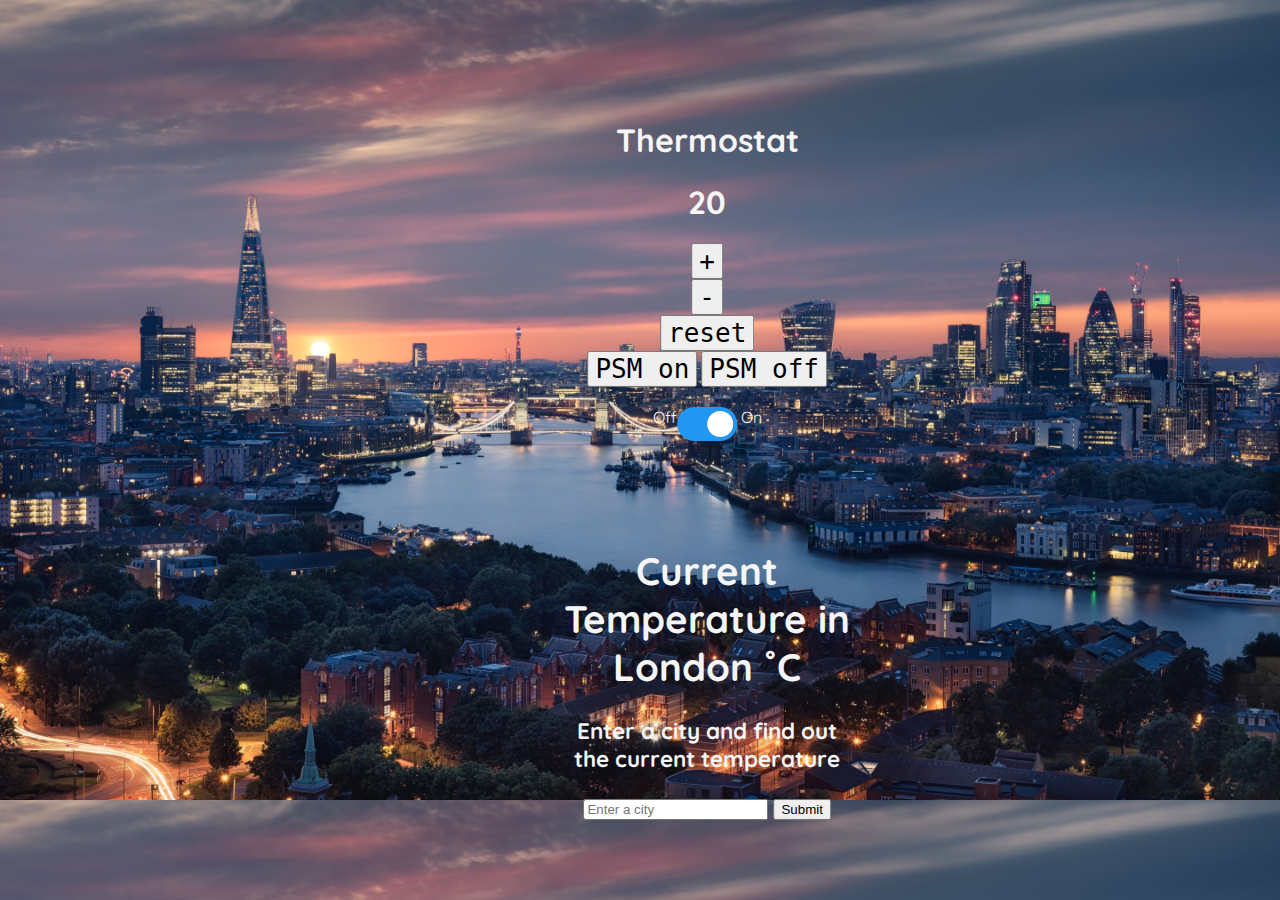
<file: index.html>
<!DOCTYPE html>
<html>
  <head>
  
  <link href="https://fonts.googleapis.com/css?family=Quicksand&display=swap" rel="stylesheet">
  <link rel="stylesheet" type="text/css" href="Style.css">

    <title>Thermostat</title>
  </head>
  <body>

    <title>Thermostat test</title>
    <div id="main">
    <h1>Thermostat</h1>
    

  
    <section>
      <h1 id="temperature"></h1>
      <p>
        <button id="temperature-up">+</button>
        <br>
        <button id="temperature-down">-</button>
        <br>
        <button id="temperature-reset">reset</button>
        <br>
        <button id="powersaving-on">PSM on</button>

        <button id="powersaving-off">PSM off</button>
        <br>
        <br>
        Off<label class="switch">
          <input type="checkbox" class="toggle_power" checked >
          <span class="slider round"></span>
        </label>   On

  
    <br>
    <br>
    <br>
    <br>
    <br>
    <div id="London">
        <section>
          <h1>Current Temperature in London <span id="current-temperature"></span>˚C</h1>
          
          <form id="select-city">
            <h3>Enter a city and find out the current temperature</h3>
            <input id="current-city" type="text" placeholder="Enter a city"></input>
            <input type="submit"></input>
          </form>
        </section>

    </div>  
      </p>
    
    </section>
  </div>
    <script src="jquery.js"></script>
    <script src="src/Themo.js"></script>
    <script src="./interface.js"></script>

  </body>
</html>
</file>
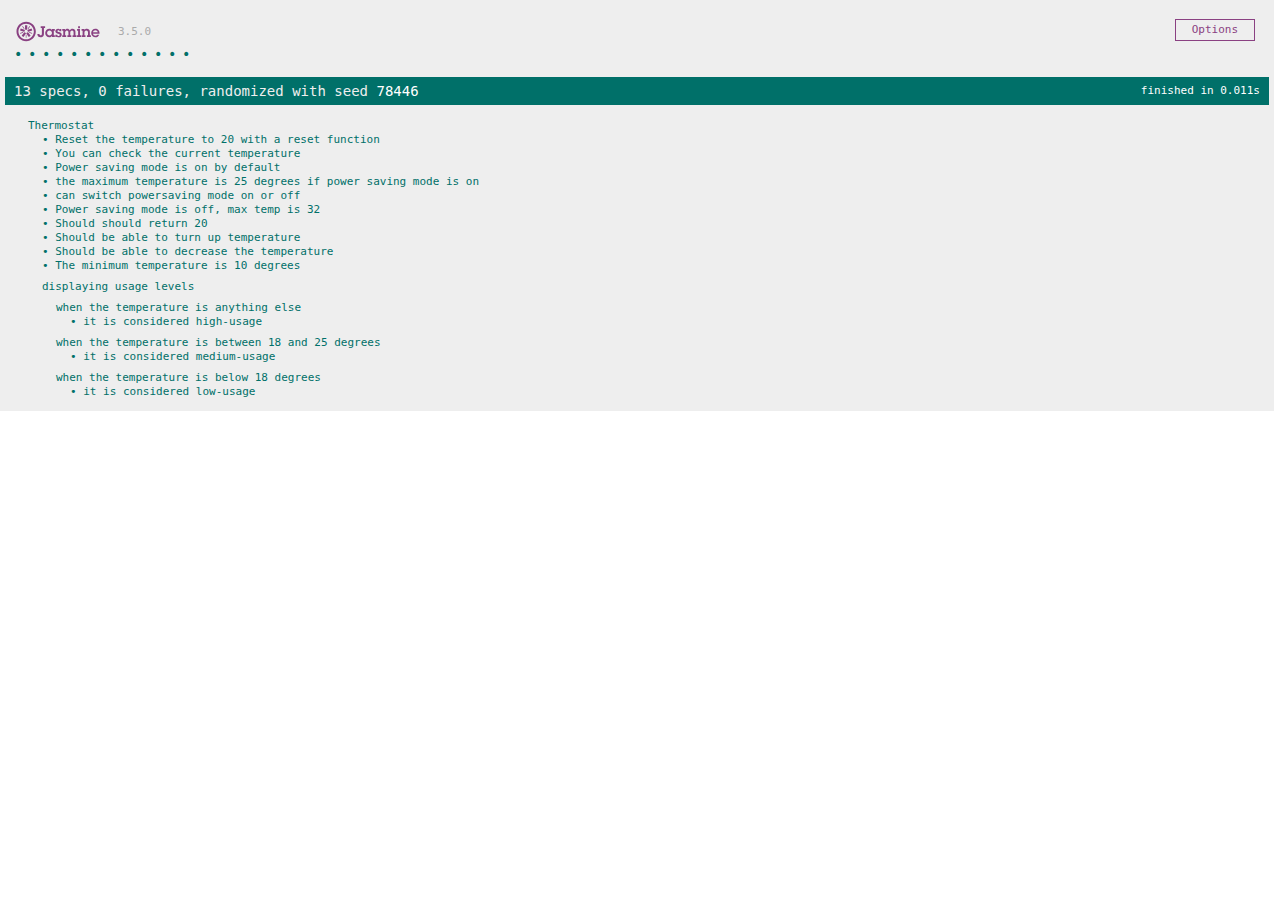
<file: SpecRunner.html>
<!DOCTYPE html>
<html>
<head>
  <meta charset="utf-8">
  <title>Jasmine Spec Runner v3.5.0</title>

  <link rel="shortcut icon" type="image/png" href="lib/jasmine-3.5.0/jasmine_favicon.png">
  <link rel="stylesheet" href="lib/jasmine-3.5.0/jasmine.css">

  <script src="lib/jasmine-3.5.0/jasmine.js"></script>
  <script src="lib/jasmine-3.5.0/jasmine-html.js"></script>
  <script src="lib/jasmine-3.5.0/boot.js"></script>

  <!-- include source files here... -->
  <script src="src/Themo.js"></script>
  

  <!-- include spec files here... -->
  <script src="spec/SpecThemo.js"></script>
  

</head>

<body>
</body>
</html>
</file>
<file: Style.css>
html { font-family: 'Quicksand', monospace;}
body {
  background-image: url(London_background.jpg);
  background-size: 100%;
  background-color: transparent;
  }

#main {
  transform: translate(180%, 12%);
  width: 300px;
  margin:  0 auto;
  padding: 2px;
  border-radius: 0.5cm;
  display: inline-block;
  color: whitesmoke;
  text-align: center;
  align-items: center;
  background-color: transparent;
  text-size-adjust: auto;
}
#London {
font-size: larger;

}
.low-usage {
  color: rgb(26, 210, 26);
}

.medium-usage {
  color: blue;
}

.high-usage {
  color: red;
}


  /* The switch - the box around the slider */
  .switch {
    position: relative;
    display: inline-block;
    width: 60px;
    height: 34px;
  }
  
  /* Hide default HTML checkbox */
  .switch input {
    opacity: 0;
    width: 0;
    height: 0;
  }
  
  /* The slider */
  .slider {
    position: absolute;
    cursor: pointer;
    top: 0;
    left: 0;
    right: 0;
    bottom: 0;
    background-color: #ccc;
    -webkit-transition: .4s;
    transition: .4s;
    color: black
  }
  
  .slider:before {
    position: absolute;
    content: "";
    height: 26px;
    width: 26px;
    left: 4px;
    bottom: 4px;
    background-color: white;
    -webkit-transition: .4s;
    transition: .4s;
  }
  
  input:checked + .slider {
    background-color: #2196F3;
  }
  
  input:focus + .slider {
    box-shadow: 0 0 1px #2196F3;
  }
  
  input:checked + .slider:before {
    -webkit-transform: translateX(26px);
    -ms-transform: translateX(26px);
    transform: translateX(26px);
  }
  
  /* Rounded sliders */
  .slider.round {
    border-radius: 34px;
  }
  
  .slider.round:before {
    border-radius: 50%;
  }
  
  button {font-family: monospace; font-size: 2em}
</file>
<file: lib/jasmine-3.5.0/jasmine.css>
@charset "UTF-8";
body { overflow-y: scroll; }

.jasmine_html-reporter { width: 100%; background-color: #eee; padding: 5px; margin: -8px; font-size: 11px; font-family: Monaco, "Lucida Console", monospace; line-height: 14px; color: #333; }

.jasmine_html-reporter a { text-decoration: none; }

.jasmine_html-reporter a:hover { text-decoration: underline; }

.jasmine_html-reporter p, .jasmine_html-reporter h1, .jasmine_html-reporter h2, .jasmine_html-reporter h3, .jasmine_html-reporter h4, .jasmine_html-reporter h5, .jasmine_html-reporter h6 { margin: 0; line-height: 14px; }

.jasmine_html-reporter .jasmine-banner, .jasmine_html-reporter .jasmine-symbol-summary, .jasmine_html-reporter .jasmine-summary, .jasmine_html-reporter .jasmine-result-message, .jasmine_html-reporter .jasmine-spec .jasmine-description, .jasmine_html-reporter .jasmine-spec-detail .jasmine-description, .jasmine_html-reporter .jasmine-alert .jasmine-bar, .jasmine_html-reporter .jasmine-stack-trace { padding-left: 9px; padding-right: 9px; }

.jasmine_html-reporter .jasmine-banner { position: relative; }

.jasmine_html-reporter .jasmine-banner .jasmine-title { background: url("[data-uri]") no-repeat; background: url("[data-uri]") no-repeat, none; -moz-background-size: 100%; -o-background-size: 100%; -webkit-background-size: 100%; background-size: 100%; display: block; float: left; width: 90px; height: 25px; }

.jasmine_html-reporter .jasmine-banner .jasmine-version { margin-left: 14px; position: relative; top: 6px; }

.jasmine_html-reporter #jasmine_content { position: fixed; right: 100%; }

.jasmine_html-reporter .jasmine-version { color: #aaa; }

.jasmine_html-reporter .jasmine-banner { margin-top: 14px; }

.jasmine_html-reporter .jasmine-duration { color: #fff; float: right; line-height: 28px; padding-right: 9px; }

.jasmine_html-reporter .jasmine-symbol-summary { overflow: hidden; margin: 14px 0; }

.jasmine_html-reporter .jasmine-symbol-summary li { display: inline-block; height: 10px; width: 14px; font-size: 16px; }

.jasmine_html-reporter .jasmine-symbol-summary li.jasmine-passed { font-size: 14px; }

.jasmine_html-reporter .jasmine-symbol-summary li.jasmine-passed:before { color: #007069; content: "•"; }

.jasmine_html-reporter .jasmine-symbol-summary li.jasmine-failed { line-height: 9px; }

.jasmine_html-reporter .jasmine-symbol-summary li.jasmine-failed:before { color: #ca3a11; content: "×"; font-weight: bold; margin-left: -1px; }

.jasmine_html-reporter .jasmine-symbol-summary li.jasmine-excluded { font-size: 14px; }

.jasmine_html-reporter .jasmine-symbol-summary li.jasmine-excluded:before { color: #bababa; content: "•"; }

.jasmine_html-reporter .jasmine-symbol-summary li.jasmine-excluded-no-display { font-size: 14px; display: none; }

.jasmine_html-reporter .jasmine-symbol-summary li.jasmine-pending { line-height: 17px; }

.jasmine_html-reporter .jasmine-symbol-summary li.jasmine-pending:before { color: #ba9d37; content: "*"; }

.jasmine_html-reporter .jasmine-symbol-summary li.jasmine-empty { font-size: 14px; }

.jasmine_html-reporter .jasmine-symbol-summary li.jasmine-empty:before { color: #ba9d37; content: "•"; }

.jasmine_html-reporter .jasmine-run-options { float: right; margin-right: 5px; border: 1px solid #8a4182; color: #8a4182; position: relative; line-height: 20px; }

.jasmine_html-reporter .jasmine-run-options .jasmine-trigger { cursor: pointer; padding: 8px 16px; }

.jasmine_html-reporter .jasmine-run-options .jasmine-payload { position: absolute; display: none; right: -1px; border: 1px solid #8a4182; background-color: #eee; white-space: nowrap; padding: 4px 8px; }

.jasmine_html-reporter .jasmine-run-options .jasmine-payload.jasmine-open { display: block; }

.jasmine_html-reporter .jasmine-bar { line-height: 28px; font-size: 14px; display: block; color: #eee; }

.jasmine_html-reporter .jasmine-bar.jasmine-failed, .jasmine_html-reporter .jasmine-bar.jasmine-errored { background-color: #ca3a11; border-bottom: 1px solid #eee; }

.jasmine_html-reporter .jasmine-bar.jasmine-passed { background-color: #007069; }

.jasmine_html-reporter .jasmine-bar.jasmine-incomplete { background-color: #bababa; }

.jasmine_html-reporter .jasmine-bar.jasmine-skipped { background-color: #bababa; }

.jasmine_html-reporter .jasmine-bar.jasmine-warning { background-color: #ba9d37; color: #333; }

.jasmine_html-reporter .jasmine-bar.jasmine-menu { background-color: #fff; color: #aaa; }

.jasmine_html-reporter .jasmine-bar.jasmine-menu a { color: #333; }

.jasmine_html-reporter .jasmine-bar a { color: white; }

.jasmine_html-reporter.jasmine-spec-list .jasmine-bar.jasmine-menu.jasmine-failure-list, .jasmine_html-reporter.jasmine-spec-list .jasmine-results .jasmine-failures { display: none; }

.jasmine_html-reporter.jasmine-failure-list .jasmine-bar.jasmine-menu.jasmine-spec-list, .jasmine_html-reporter.jasmine-failure-list .jasmine-summary { display: none; }

.jasmine_html-reporter .jasmine-results { margin-top: 14px; }

.jasmine_html-reporter .jasmine-summary { margin-top: 14px; }

.jasmine_html-reporter .jasmine-summary ul { list-style-type: none; margin-left: 14px; padding-top: 0; padding-left: 0; }

.jasmine_html-reporter .jasmine-summary ul.jasmine-suite { margin-top: 7px; margin-bottom: 7px; }

.jasmine_html-reporter .jasmine-summary li.jasmine-passed a { color: #007069; }

.jasmine_html-reporter .jasmine-summary li.jasmine-failed a { color: #ca3a11; }

.jasmine_html-reporter .jasmine-summary li.jasmine-empty a { color: #ba9d37; }

.jasmine_html-reporter .jasmine-summary li.jasmine-pending a { color: #ba9d37; }

.jasmine_html-reporter .jasmine-summary li.jasmine-excluded a { color: #bababa; }

.jasmine_html-reporter .jasmine-specs li.jasmine-passed a:before { content: "• "; }

.jasmine_html-reporter .jasmine-specs li.jasmine-failed a:before { content: "× "; }

.jasmine_html-reporter .jasmine-specs li.jasmine-empty a:before { content: "* "; }

.jasmine_html-reporter .jasmine-specs li.jasmine-pending a:before { content: "• "; }

.jasmine_html-reporter .jasmine-specs li.jasmine-excluded a:before { content: "• "; }

.jasmine_html-reporter .jasmine-description + .jasmine-suite { margin-top: 0; }

.jasmine_html-reporter .jasmine-suite { margin-top: 14px; }

.jasmine_html-reporter .jasmine-suite a { color: #333; }

.jasmine_html-reporter .jasmine-failures .jasmine-spec-detail { margin-bottom: 28px; }

.jasmine_html-reporter .jasmine-failures .jasmine-spec-detail .jasmine-description { background-color: #ca3a11; color: white; }

.jasmine_html-reporter .jasmine-failures .jasmine-spec-detail .jasmine-description a { color: white; }

.jasmine_html-reporter .jasmine-result-message { padding-top: 14px; color: #333; white-space: pre-wrap; }

.jasmine_html-reporter .jasmine-result-message span.jasmine-result { display: block; }

.jasmine_html-reporter .jasmine-stack-trace { margin: 5px 0 0 0; max-height: 224px; overflow: auto; line-height: 18px; color: #666; border: 1px solid #ddd; background: white; white-space: pre; }
</file>
